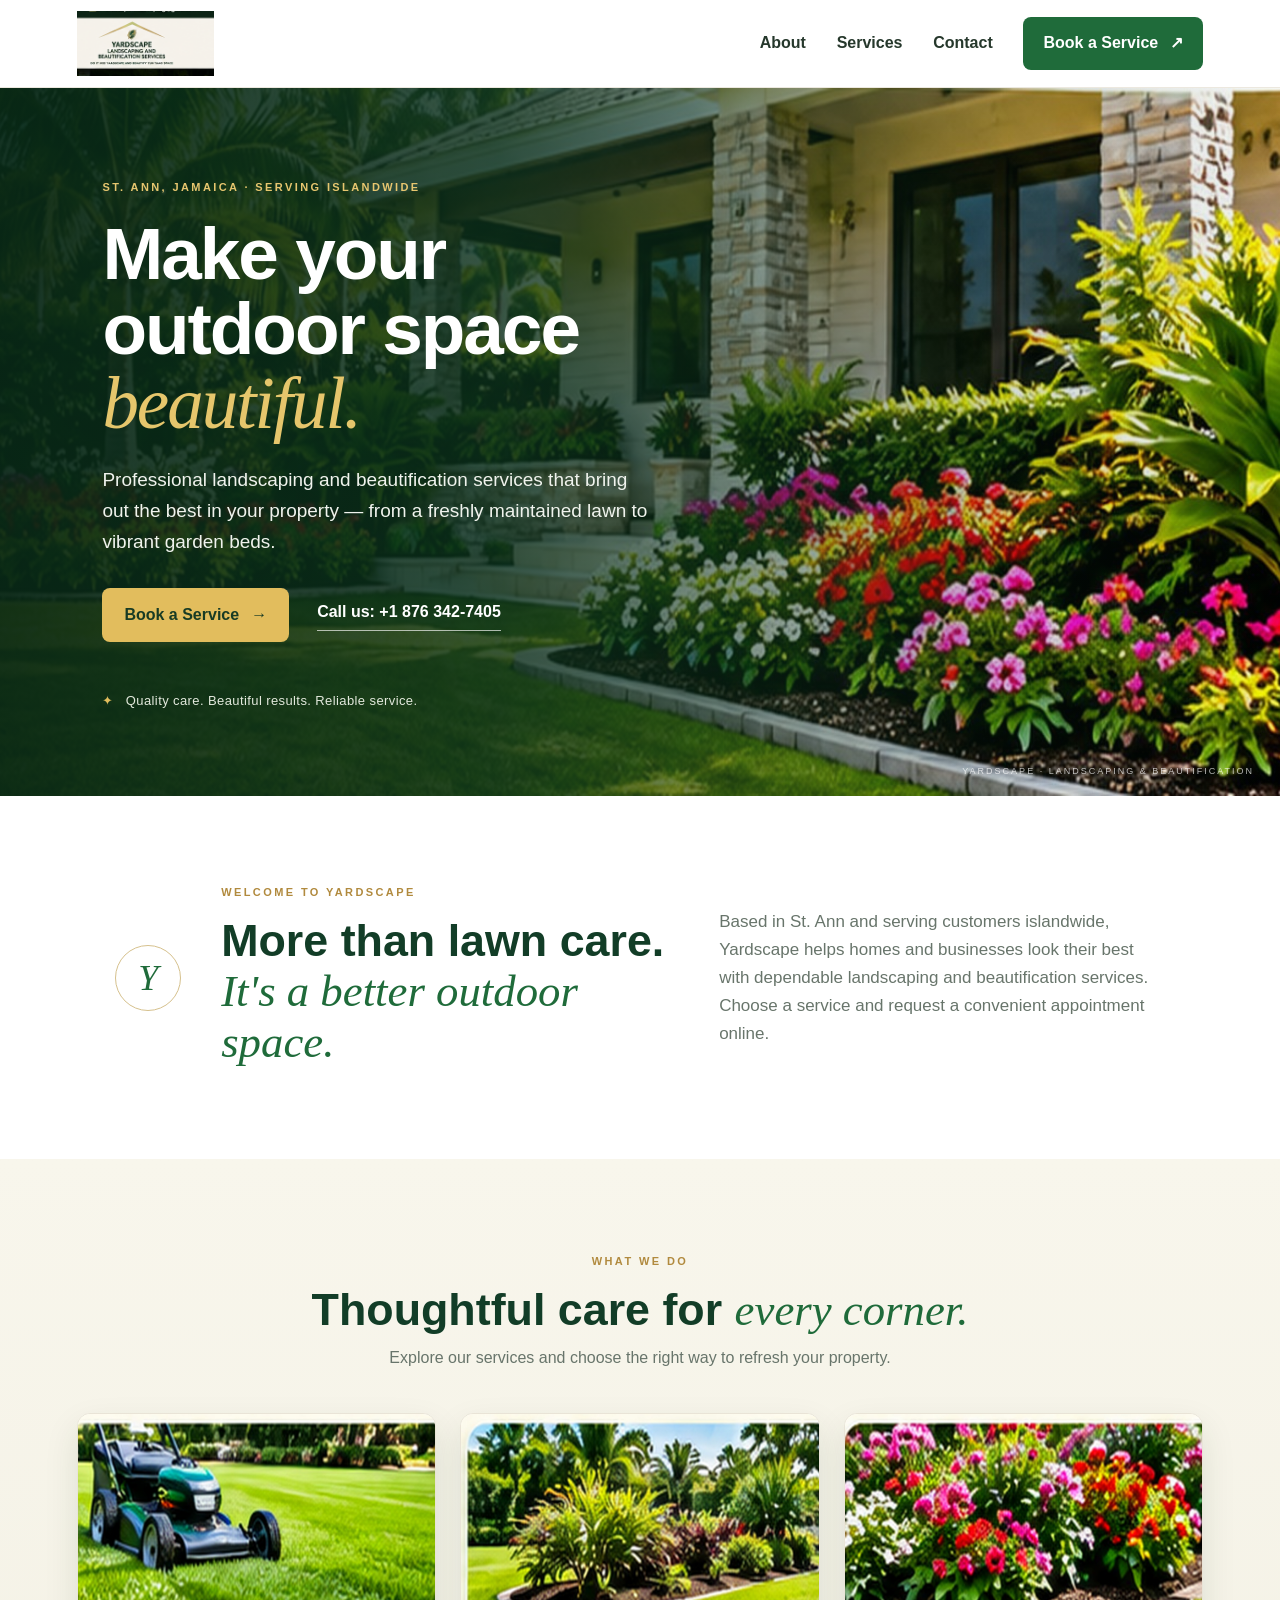
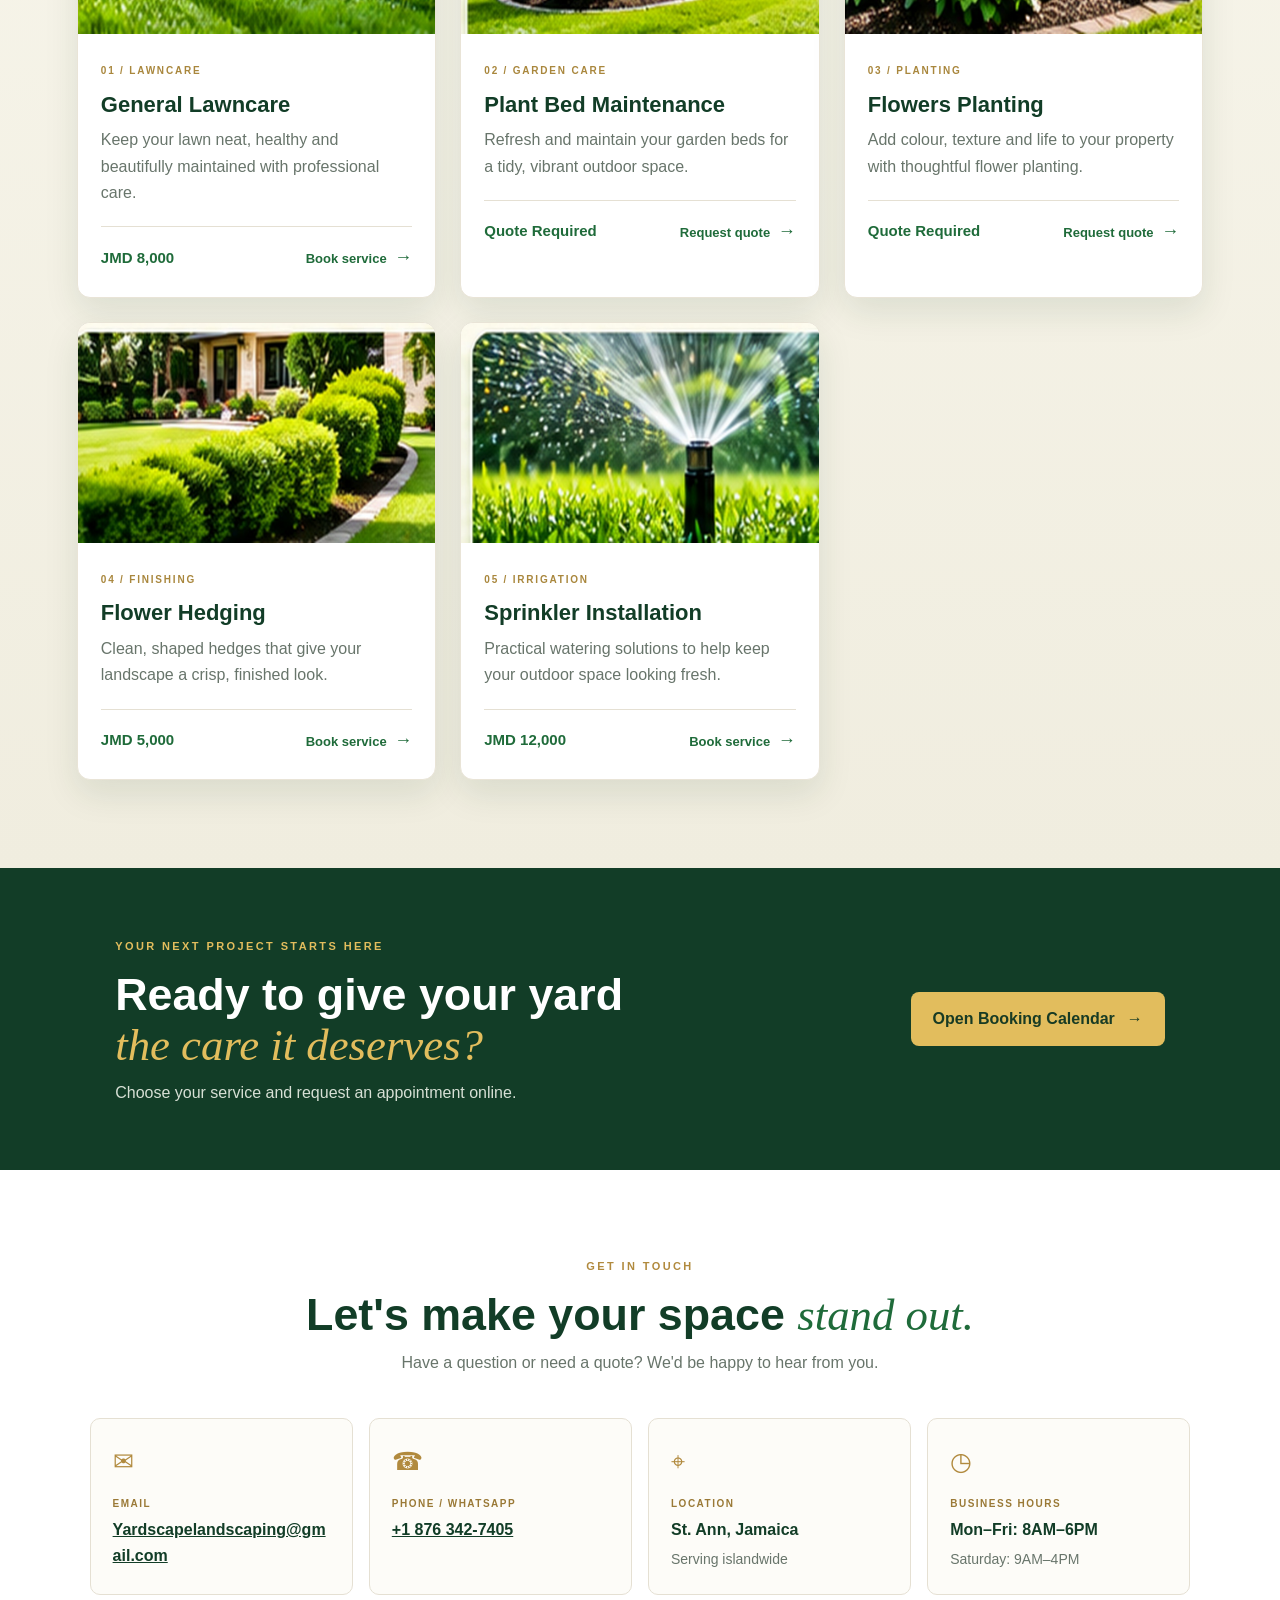
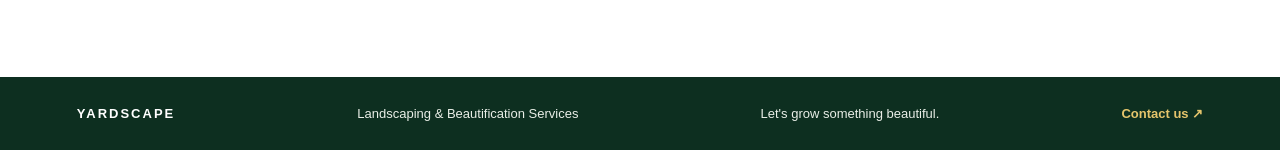
<file: index.html>
<!doctype html>
<html lang="en"><head><meta charset="utf-8"><meta name="viewport" content="width=device-width,initial-scale=1"><meta name="description" content="Yardscape Landscaping and Beautification Services — professional lawncare, planting, hedging and sprinkler services across Jamaica."><title>Yardscape | Landscaping &amp; Beautification Services</title><link rel="stylesheet" href="style.css"></head>
<body class="home-page">
<header class="site-header"><a class="brand" href="index.html" aria-label="Yardscape home"><img src="assets/yardscape-logo.png" alt="Yardscape Landscaping and Beautification Services"></a><nav aria-label="Main navigation"><a href="#about">About</a><a href="#services">Services</a><a href="#contact">Contact</a><a class="btn nav-book" href="booking.html">Book a Service <span aria-hidden="true">↗</span></a></nav></header>
<main>
<section class="hero"><div class="hero-shade"></div><div class="hero-copy"><span class="eyebrow">ST. ANN, JAMAICA · SERVING ISLANDWIDE</span><h1>Make your outdoor space <em>beautiful.</em></h1><p>Professional landscaping and beautification services that bring out the best in your property — from a freshly maintained lawn to vibrant garden beds.</p><div class="hero-actions"><a class="btn btn-gold" href="booking.html">Book a Service <span aria-hidden="true">→</span></a><a class="hero-phone" href="tel:+18763427405">Call us: +1 876 342-7405</a></div><div class="hero-note"><span>✦</span> Quality care. Beautiful results. Reliable service.</div></div><div class="hero-photo-credit">YARDSCAPE · LANDSCAPING &amp; BEAUTIFICATION</div></section>
<section id="about" class="intro-section"><div class="intro-mark">Y</div><div><span class="eyebrow">WELCOME TO YARDSCAPE</span><h2>More than lawn care.<br><em>It's a better outdoor space.</em></h2></div><p>Based in St. Ann and serving customers islandwide, Yardscape helps homes and businesses look their best with dependable landscaping and beautification services. Choose a service and request a convenient appointment online.</p></section>
<section id="services" class="services-section"><div class="section-heading"><span class="eyebrow">WHAT WE DO</span><h2>Thoughtful care for <em>every corner.</em></h2><p>Explore our services and choose the right way to refresh your property.</p></div><div class="service-grid">
<article class="service-card"><img src="assets/lawncare-pro.jpg" alt="Freshly cut green lawn with lawn mower"><div class="service-copy"><span class="service-number">01 / LAWNCARE</span><h3>General Lawncare</h3><p>Keep your lawn neat, healthy and beautifully maintained with professional care.</p><div class="service-bottom"><strong>JMD 8,000</strong><a href="booking.html">Book service <span>→</span></a></div></div></article>
<article class="service-card"><img src="assets/plant-bed-pro.jpg" alt="Beautiful tropical garden bed with healthy plants"><div class="service-copy"><span class="service-number">02 / GARDEN CARE</span><h3>Plant Bed Maintenance</h3><p>Refresh and maintain your garden beds for a tidy, vibrant outdoor space.</p><div class="service-bottom"><strong>Quote Required</strong><a href="booking.html">Request quote <span>→</span></a></div></div></article>
<article class="service-card"><img src="assets/flowers-pro.jpg" alt="Colourful tropical flowers planted in a garden"><div class="service-copy"><span class="service-number">03 / PLANTING</span><h3>Flowers Planting</h3><p>Add colour, texture and life to your property with thoughtful flower planting.</p><div class="service-bottom"><strong>Quote Required</strong><a href="booking.html">Request quote <span>→</span></a></div></div></article>
<article class="service-card"><img src="assets/hedging-pro.jpg" alt="Neatly trimmed green hedges beside a lawn"><div class="service-copy"><span class="service-number">04 / FINISHING</span><h3>Flower Hedging</h3><p>Clean, shaped hedges that give your landscape a crisp, finished look.</p><div class="service-bottom"><strong>JMD 5,000</strong><a href="booking.html">Book service <span>→</span></a></div></div></article>
<article class="service-card"><img src="assets/sprinkler-pro.jpg" alt="Garden sprinkler watering lush green grass"><div class="service-copy"><span class="service-number">05 / IRRIGATION</span><h3>Sprinkler Installation</h3><p>Practical watering solutions to help keep your outdoor space looking fresh.</p><div class="service-bottom"><strong>JMD 12,000</strong><a href="booking.html">Book service <span>→</span></a></div></div></article>
</div></section>
<section class="booking-banner"><div><span class="eyebrow">YOUR NEXT PROJECT STARTS HERE</span><h2>Ready to give your yard<br><em>the care it deserves?</em></h2><p>Choose your service and request an appointment online.</p></div><a class="btn btn-gold" href="booking.html">Open Booking Calendar <span>→</span></a></section>
<section id="contact" class="contact-section"><div class="section-heading"><span class="eyebrow">GET IN TOUCH</span><h2>Let's make your space <em>stand out.</em></h2><p>Have a question or need a quote? We'd be happy to hear from you.</p></div><div class="contact-grid"><div class="contact-item"><span class="contact-icon">✉</span><small>EMAIL</small><a href="mailto:Yardscapelandscaping@gmail.com">Yardscapelandscaping@gmail.com</a></div><div class="contact-item"><span class="contact-icon">☎</span><small>PHONE / WHATSAPP</small><a href="tel:+18763427405">+1 876 342-7405</a></div><div class="contact-item"><span class="contact-icon">⌖</span><small>LOCATION</small><strong>St. Ann, Jamaica</strong><span>Serving islandwide</span></div><div class="contact-item"><span class="contact-icon">◷</span><small>BUSINESS HOURS</small><strong>Mon–Fri: 8AM–6PM</strong><span>Saturday: 9AM–4PM</span></div></div></section>
</main><footer class="site-footer"><a href="index.html">YARDSCAPE</a><span>Landscaping &amp; Beautification Services</span><span>Let's grow something beautiful.</span><a href="mailto:Yardscapelandscaping@gmail.com">Contact us ↗</a></footer>
</body></html>
</file>
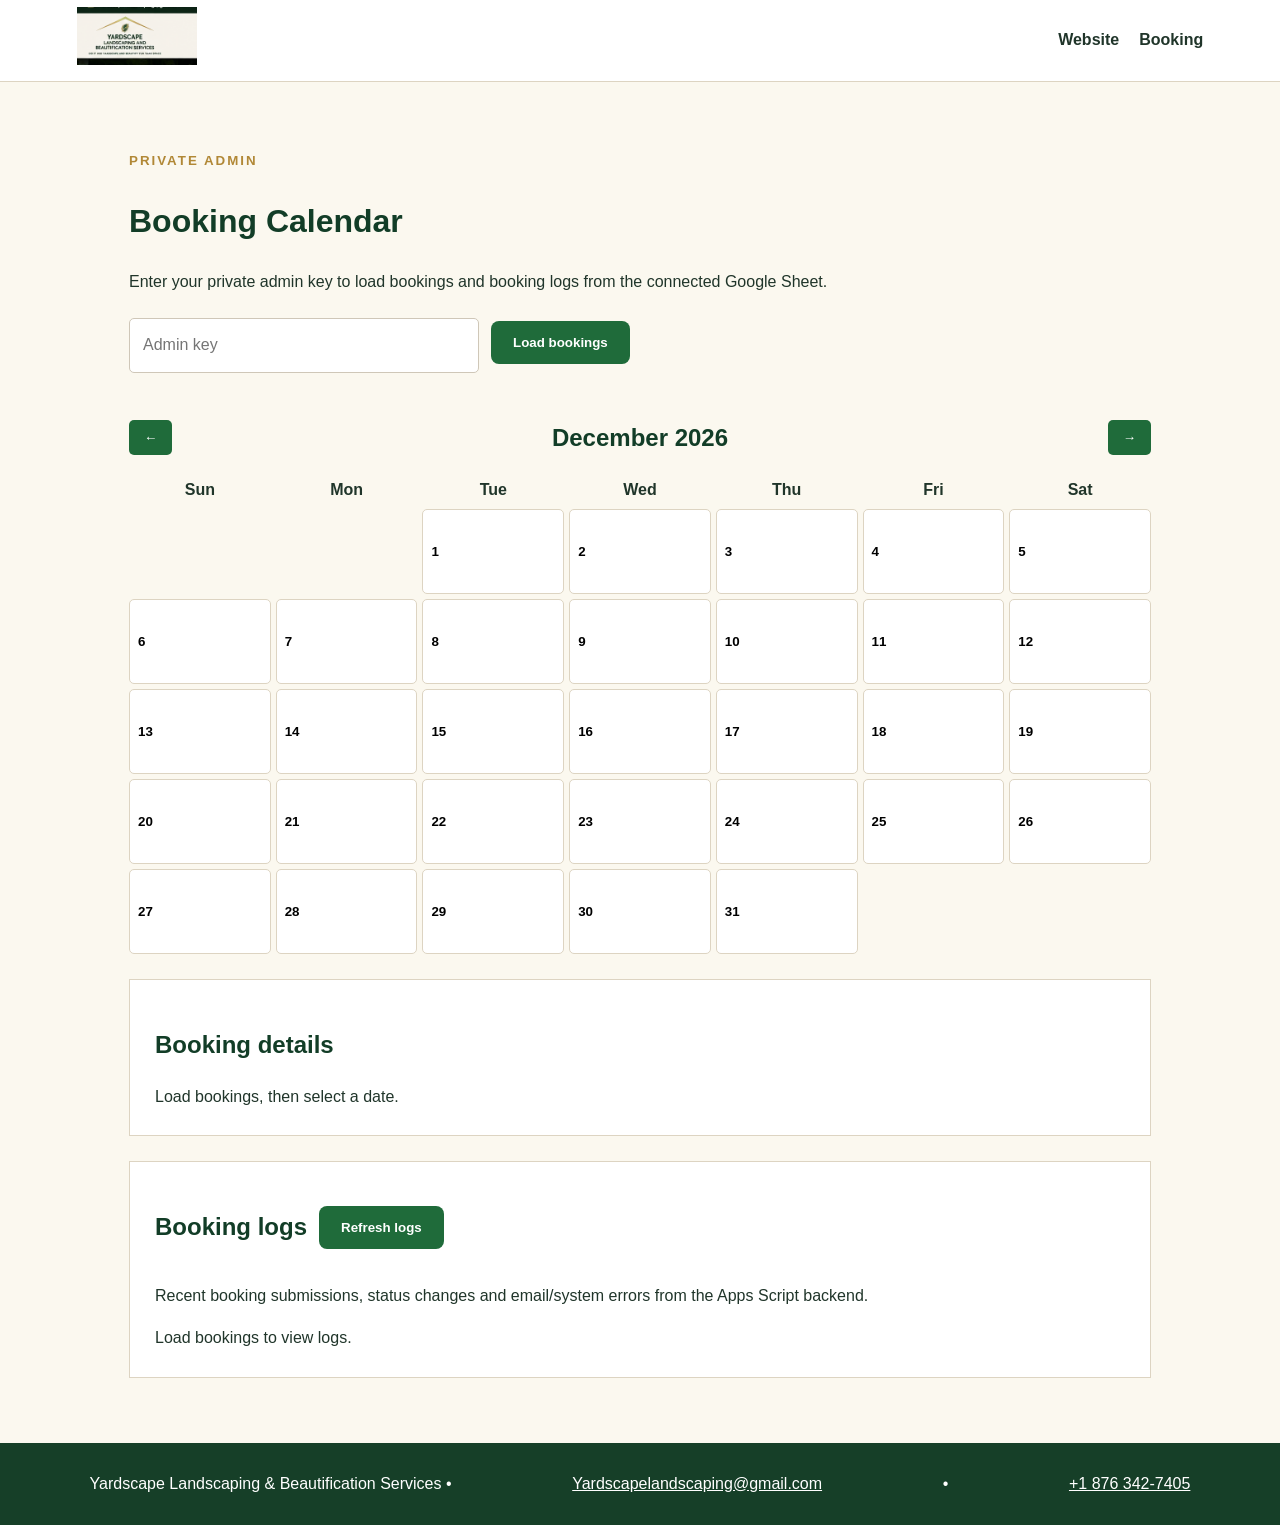
<file: admin.html>
<!doctype html><html><head><meta charset="utf-8"><meta name="viewport" content="width=device-width,initial-scale=1"><title>Yardscape Admin</title><link rel="stylesheet" href="style.css"><style>.day{position:relative}.day.booked:after{content:'×';position:absolute;right:8px;top:3px;color:#a12626;font-size:22px;font-weight:900}.day.cancelled{opacity:.65}.admin-actions{display:flex;gap:10px;flex-wrap:wrap;margin:14px 0}.details select{max-width:280px}.logs article{padding:10px;border-bottom:1px solid #ddd4c2}.statusline{display:flex;align-items:center;gap:12px;flex-wrap:wrap}.adminmsg{font-weight:800;margin:12px 0}.adminmsg.bad{color:#a12626}.adminmsg.good{color:#1f6b3a}</style></head>
<body><header><a href="index.html"><img src="assets/yardscape-logo.png" alt="Yardscape"></a><nav><a href="index.html">Website</a><a href="booking.html">Booking</a></nav></header>
<main><small>PRIVATE ADMIN</small><h1>Booking Calendar</h1><p>Enter your private admin key to load bookings and booking logs from the connected Google Sheet.</p><div class="adminbar"><input id="key" type="password" placeholder="Admin key" autocomplete="current-password"><button class="btn" id="load">Load bookings</button><span id="count"></span></div><p id="msg" class="adminmsg" aria-live="polite"></p>
<div class="calhead"><button id="prev" type="button">←</button><h2 id="month"></h2><button id="next" type="button">→</button></div><div class="week"><b>Sun</b><b>Mon</b><b>Tue</b><b>Wed</b><b>Thu</b><b>Fri</b><b>Sat</b></div><div id="grid" class="calendar"></div>
<div class="details"><h2>Booking details</h2><div id="details">Load bookings, then select a date.</div></div>
<div class="details"><div class="statusline"><h2>Booking logs</h2><button class="btn" id="loadLogs" type="button">Refresh logs</button></div><p>Recent booking submissions, status changes and email/system errors from the Apps Script backend.</p><div id="logs" class="logs">Load bookings to view logs.</div></div></main>
<footer>Yardscape Landscaping & Beautification Services • <a href="mailto:Yardscapelandscaping@gmail.com">Yardscapelandscaping@gmail.com</a> • <a href="tel:+18763427405">+1 876 342-7405</a></footer>
<script src="config.js"></script>
<script>
const API=window.YARDSCAPE_API_URL||"";let bookings=[],cur=new Date(),key="",selectedDate="";
function jp(p){if(!API||API.indexOf("PASTE_YOUR_")===0) return Promise.reject(new Error("The booking service has not been connected yet. Set the Apps Script URL in config.js."));return new Promise((resolve,reject)=>{const c="ad_"+Date.now()+"_"+Math.random().toString(36).slice(2),x=document.createElement("script");let timer;window[c]=v=>{clearTimeout(timer);delete window[c];x.remove();resolve(v)};x.onerror=()=>{clearTimeout(timer);delete window[c];x.remove();reject(new Error("Could not connect to the booking service. Check the deployed Apps Script URL and access setting."))};x.src=API+"?"+new URLSearchParams({...p,callback:c});document.body.appendChild(x);timer=setTimeout(()=>{delete window[c];x.remove();reject(new Error("Admin request timed out. Please try again."))},18000)})}
function esc(v){return String(v??"").replace(/[&<>"']/g,c=>({"&":"&amp;","<":"&lt;",">":"&gt;",'"':"&quot;","'":"&#039;"}[c]))}
function msg(text,type){const el=document.getElementById("msg");el.textContent=text;el.className="adminmsg "+(type||"")}
function active(b){return String(b.status||"").toLowerCase()!=="cancelled"}
function dateKey(y,m,d){return y+"-"+String(m+1).padStart(2,"0")+"-"+String(d).padStart(2,"0")}
function render(){const y=cur.getFullYear(),m=cur.getMonth();document.getElementById("month").textContent=cur.toLocaleString("en-US",{month:"long",year:"numeric"});const g=document.getElementById("grid");g.innerHTML="";const first=new Date(y,m,1).getDay(),days=new Date(y,m+1,0).getDate();for(let i=0;i<first;i++)g.appendChild(document.createElement("div"));for(let day=1;day<=days;day++){const k=dateKey(y,m,day),all=bookings.filter(b=>b.date===k),live=all.filter(active),c=document.createElement("button");c.type="button";c.className="day"+(live.length?" booked":"")+(all.length&&!live.length?" cancelled":"");c.innerHTML="<b>"+day+"</b>"+(live.length?"<small>× "+live.length+" active</small>":all.length?"<small>Cancelled</small>":"");c.onclick=()=>show(k);g.appendChild(c)}}
function statusOptions(current){return ["Pending Confirmation","Confirmed","Completed","Cancelled"].map(s=>'<option value="'+s+'"'+(s===current?' selected':'')+'>'+s+'</option>').join("")}
function show(k){selectedDate=k;const list=bookings.filter(b=>b.date===k);document.getElementById("details").innerHTML=list.length?list.map(b=>'<article><h3>'+esc(b.service)+'</h3><p><b>'+esc(b.date)+' at '+esc(b.time)+'</b></p><p><b>Customer:</b> '+esc(b.name)+'</p><p><b>Email:</b> '+esc(b.email)+'</p><p><b>Phone:</b> '+esc(b.phone)+'</p><p><b>Location:</b> '+esc(b.location)+'</p><p><b>Price / Quote:</b> '+esc(b.price)+'</p><p><b>Notes:</b> '+esc(b.notes||'None')+'</p><div class="statusline"><label>Booking status<select data-row="'+Number(b.row)+'" data-id="'+esc(b.id)+'" class="status-select">'+statusOptions(b.status||'Pending Confirmation')+'</select></label><button class="btn save-status" data-row="'+Number(b.row)+'" data-id="'+esc(b.id)+'" type="button">Save status</button></div><p><small>Reference: '+esc(b.id)+'</small></p></article>').join(""):'No bookings for '+esc(k)+'.';document.querySelectorAll(".save-status").forEach(btn=>btn.onclick=()=>saveStatus(btn))}
async function saveStatus(btn){const row=btn.dataset.row,id=btn.dataset.id,sel=document.querySelector('.status-select[data-row="'+row+'"][data-id="'+CSS.escape(id)+'"]');btn.disabled=true;try{const r=await jp({action:"updateStatus",key:key,row:row,id:id,status:sel.value});if(!r.ok)throw Error(r.error||"Could not update status.");msg("Booking status saved to Google Sheets.","good");await loadBookings(false);if(selectedDate)show(selectedDate);await loadLogs(false)}catch(e){msg(e.message,"bad")}finally{btn.disabled=false}}
async function loadBookings(showMessage=true){key=document.getElementById("key").value.trim();if(!key){msg("Enter your admin key first.","bad");return}try{const r=await jp({action:"admin",key:key});if(!r.ok)throw Error(r.error||"Could not load bookings.");bookings=Array.isArray(r.bookings)?r.bookings:[];document.getElementById("count").textContent=bookings.filter(active).length+" active / "+bookings.length+" total";render();if(showMessage)msg("Bookings synced from Google Sheets.","good");await loadLogs(false)}catch(e){msg(e.message,"bad")}}
async function loadLogs(showMessage=true){if(!key)key=document.getElementById("key").value.trim();if(!key){msg("Enter your admin key first.","bad");return}try{const r=await jp({action:"logs",key:key});if(!r.ok)throw Error(r.error||"Could not load logs.");const list=r.logs||[];document.getElementById("logs").innerHTML=list.length?list.slice().reverse().map(x=>'<article><b>'+esc(x.event)+'</b> — '+esc(x.timestamp)+'<p>'+esc(x.details||'')+'</p><small>'+esc(x.service||'')+' | '+esc(x.date||'')+' '+esc(x.time||'')+' | '+esc(x.email||'')+' | '+esc(x.id||'')+'</small></article>').join(""):'No log entries yet.';if(showMessage)msg("Booking logs refreshed.","good")}catch(e){document.getElementById("logs").textContent=e.message;if(showMessage)msg(e.message,"bad")}}
document.getElementById("load").onclick=()=>loadBookings(true);document.getElementById("loadLogs").onclick=()=>loadLogs(true);document.getElementById("prev").onclick=()=>{cur.setMonth(cur.getMonth()-1);render()};document.getElementById("next").onclick=()=>{cur.setMonth(cur.getMonth()+1);render()};render();
</script></body></html>
</file>
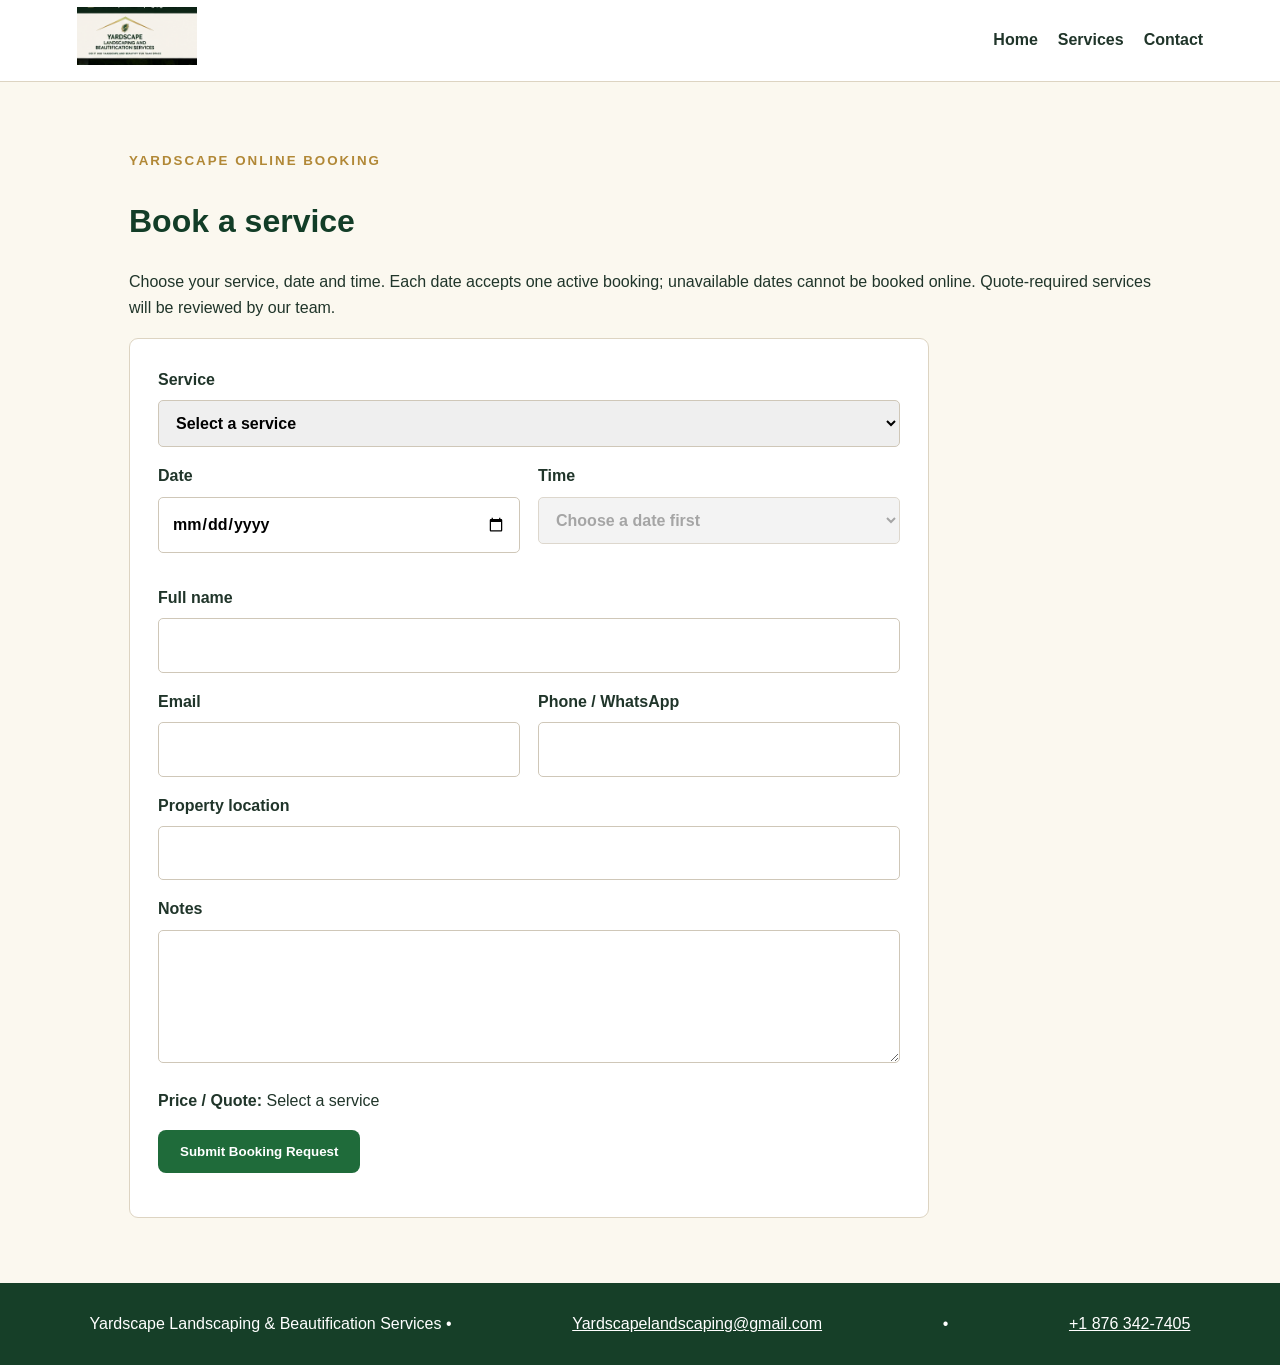
<file: booking.html>
<!doctype html>
<html><head><meta charset="utf-8"><meta name="viewport" content="width=device-width,initial-scale=1"><title>Book a Service | Yardscape</title><link rel="stylesheet" href="style.css"></head>
<body><header><a href="index.html"><img src="assets/yardscape-logo.png" alt="Yardscape"></a><nav><a href="index.html">Home</a><a href="index.html#services">Services</a><a href="index.html#contact">Contact</a></nav></header>
<main><small>YARDSCAPE ONLINE BOOKING</small><h1>Book a service</h1><p>Choose your service, date and time. Each date accepts one active booking; unavailable dates cannot be booked online. Quote-required services will be reviewed by our team.</p>
<form id="f"><label>Service<select name="service" id="s" required><option value="">Select a service</option><option value="General Lawncare" data-price="JMD 8,000">General Lawncare — JMD 8,000</option><option value="Plant Bed Maintenance" data-price="Quote Required">Plant Bed Maintenance — Quote Required</option><option value="Flowers Planting" data-price="Quote Required">Flowers Planting — Quote Required</option><option value="Hedging" data-price="JMD 5,000">Hedging — JMD 5,000</option><option value="Sprinkler Installation" data-price="JMD 12,000">Sprinkler Installation — JMD 12,000</option></select></label>
<div class="two"><label>Date<input id="d" name="date" type="date" required></label><label>Time<select id="t" name="time" required disabled><option value="">Choose a date first</option></select></label></div><p id="avail" aria-live="polite"></p>
<label>Full name<input name="name" autocomplete="name" required maxlength="120"></label><div class="two"><label>Email<input name="email" type="email" autocomplete="email" required maxlength="200"></label><label>Phone / WhatsApp<input name="phone" autocomplete="tel" required maxlength="60"></label></div>
<label>Property location<input name="location" autocomplete="street-address" required maxlength="250"></label><label>Notes<textarea name="notes" rows="4" maxlength="2000"></textarea></label>
<p><b>Price / Quote:</b> <span id="price">Select a service</span></p><button class="btn" id="submit" type="submit">Submit Booking Request</button><p id="msg" aria-live="polite"></p></form></main>
<footer>Yardscape Landscaping & Beautification Services • <a href="mailto:Yardscapelandscaping@gmail.com">Yardscapelandscaping@gmail.com</a> • <a href="tel:+18763427405">+1 876 342-7405</a></footer>
<script src="config.js"></script>
<script>
const API=window.YARDSCAPE_API_URL||"";
const f=document.getElementById("f"),s=document.getElementById("s"),d=document.getElementById("d"),t=document.getElementById("t"),msg=document.getElementById("msg"),av=document.getElementById("avail"),submit=document.getElementById("submit");
function localDateKey(date){return date.getFullYear()+"-"+String(date.getMonth()+1).padStart(2,"0")+"-"+String(date.getDate()).padStart(2,"0")}
d.min=localDateKey(new Date());
/* Talks to the Google Apps Script booking service.
   Preferred: fetch() WITHOUT cookies, so Google treats every visitor as anonymous (fixes the
   "Sorry, unable to open the file" error for people signed in to several Google accounts).
   Fallback: the older <script> method, used only if fetch() is blocked and only decided on a
   harmless availability check, so a booking is never sent twice. */
let mode=null;
const ERR_CONNECT="Could not connect to the booking service. Please contact Yardscape by phone or email.";
function parseReply(text){const m=String(text).trim().match(/^[^({]*\(([\s\S]*)\)\s*;?\s*$/);return JSON.parse(m?m[1]:text)}
function viaFetch(url){const ctl=new AbortController(),timer=setTimeout(()=>ctl.abort(),18000);return fetch(url,{credentials:"omit",redirect:"follow",signal:ctl.signal}).then(r=>{if(!r.ok)throw new Error("http "+r.status);return r.text()}).then(parseReply).finally(()=>clearTimeout(timer))}
function viaScript(url,c){return new Promise((resolve,reject)=>{const x=document.createElement("script");let timer;window[c]=v=>{clearTimeout(timer);delete window[c];x.remove();resolve(v)};x.onerror=()=>{clearTimeout(timer);delete window[c];x.remove();reject(new Error(ERR_CONNECT))};x.src=url;document.body.appendChild(x);timer=setTimeout(()=>{delete window[c];x.remove();reject(new Error("The booking service timed out. Please try again."))},18000)})}
function jp(p){
  if(!API||API.indexOf("PASTE_YOUR_")===0) return Promise.reject(new Error("The booking service has not been connected yet. Please contact Yardscape by phone or email."));
  const c="ys_"+Date.now()+"_"+Math.random().toString(36).slice(2),url=API+"?"+new URLSearchParams({...p,callback:c});
  if(mode==="script") return viaScript(url,c);
  if(mode==="fetch"||p.action==="book") return viaFetch(url).catch(()=>{throw new Error(ERR_CONNECT)});
  return viaFetch(url).then(v=>{mode="fetch";return v},()=>{mode="script";return viaScript(url,c)});
}
function buildTimes(){t.innerHTML='<option value="">Select time</option>';const day=new Date(d.value+"T12:00:00").getDay();if(day===0){t.disabled=true;return}const start=day===6?9:8,end=day===6?16:18;for(let h=start;h<end;h++){for(const m of [0,30]){if(h===end-1&&m===30)continue;const o=document.createElement("option");o.value=String(h).padStart(2,"0")+":"+String(m).padStart(2,"0");o.textContent=o.value;t.appendChild(o)}}t.disabled=false}
async function checkDate(){t.disabled=true;t.innerHTML='<option value="">Checking date…</option>';av.textContent="Checking date availability…";av.className="";submit.disabled=true;if(!d.value){t.innerHTML='<option value="">Choose a date first</option>';av.textContent="";return}const day=new Date(d.value+"T12:00:00").getDay();if(day===0){t.innerHTML='<option value="">Closed Sundays</option>';av.textContent="Yardscape is closed on Sundays. Please choose another date.";av.className="bad";return}try{const r=await jp({action:"availability",date:d.value});if(!r.ok)throw Error(r.error||"Could not check availability.");if(r.dateBooked){t.innerHTML='<option value="">Date unavailable</option>';av.textContent="This date already has a booking and is unavailable. Please choose another date.";av.className="bad";return}buildTimes();av.textContent="This date is available. Choose a time below.";av.className="good";submit.disabled=false}catch(e){t.innerHTML='<option value="">Availability unavailable</option>';av.textContent=e.message;av.className="bad"}}
s.onchange=()=>{document.getElementById("price").textContent=s.selectedOptions[0].dataset.price||"Select a service"};d.onchange=()=>{t.value="";checkDate()};t.onchange=async()=>{if(!d.value||!t.value)return;submit.disabled=true;av.textContent="Checking selected time…";try{const r=await jp({action:"availability",date:d.value,time:t.value});if(!r.ok)throw Error(r.error||"Availability check failed.");if(r.booked){av.textContent="This date is no longer available. Please choose another date.";av.className="bad";t.value="";submit.disabled=true}else{av.textContent="Selected date and time are available. Availability will be checked again when you submit.";av.className="good";submit.disabled=false}}catch(e){av.textContent=e.message;av.className="bad";submit.disabled=true}};
f.onsubmit=async e=>{e.preventDefault();if(!f.reportValidity())return;if(!d.value||!t.value){msg.textContent="Choose an available date and time.";msg.className="bad";return}msg.textContent="Submitting your request…";msg.className="";submit.disabled=true;const q=Object.fromEntries(new FormData(f));q.action="book";q.price=s.selectedOptions[0].dataset.price||"Quote Required";try{const r=await jp(q);if(!r.ok)throw Error(r.error||"Booking could not be completed.");msg.textContent="Booking request received. Your reference is "+r.id+". Your appointment is pending confirmation."+(r.emailSent===false?" Your request was saved, but an email notification could not be sent; Yardscape will follow up.":" Check your email for confirmation.");msg.className="good";f.reset();document.getElementById("price").textContent="Select a service";t.disabled=true;t.innerHTML='<option value="">Choose a date first</option>';av.textContent="";submit.disabled=false;d.min=localDateKey(new Date())}catch(e){msg.textContent=e.message;msg.className="bad";submit.disabled=false}};
</script></body></html>
</file>
<file: style.css>
/* Yardscape refreshed visual system. Booking and admin layouts remain supported below. */
:root{--forest:#123d27;--green:#1f6b3a;--leaf:#79a942;--gold:#d5aa4d;--cream:#fbf8ef;--ink:#20352a;--muted:#68756b;--line:#e5e0d3;--white:#fff;--shadow:0 14px 34px rgba(24,55,34,.10)}
*{box-sizing:border-box}html{scroll-behavior:smooth}body{margin:0;background:var(--cream);color:var(--ink);font:16px/1.65 Arial,Helvetica,sans-serif}a{color:inherit}img{max-width:100%}
.site-header{height:88px;background:#fff;display:flex;align-items:center;justify-content:space-between;padding:10px clamp(22px,6vw,100px);border-bottom:1px solid #ece8df;position:relative;z-index:5}.brand{display:flex;align-items:center}.site-header .brand img{height:66px;width:auto;max-width:270px;object-fit:contain}.site-header nav{display:flex;align-items:center;gap:clamp(16px,2.4vw,36px)}.site-header nav a{text-decoration:none;font-weight:700;color:#26382c}.site-header nav a:not(.btn):hover{color:var(--green)}.btn{display:inline-flex;align-items:center;justify-content:center;gap:12px;background:var(--green);color:white!important;border:0;border-radius:8px;padding:14px 22px;text-decoration:none;font-weight:800;cursor:pointer;transition:transform .2s,background .2s}.btn:hover{background:var(--forest);transform:translateY(-2px)}.nav-book{padding:13px 20px}
.home-page .hero{min-height:590px;position:relative;display:flex;align-items:center;overflow:hidden;background:#163b25 url('assets/hero-garden.jpg') center 54%/cover no-repeat;color:white}.hero-shade{position:absolute;inset:0;background:linear-gradient(90deg,rgba(8,39,22,.94) 0%,rgba(11,48,27,.82) 39%,rgba(11,48,27,.18) 78%,rgba(11,48,27,.04) 100%)}.hero-copy{position:relative;z-index:1;width:min(760px,68%);padding:85px clamp(28px,8vw,132px)}.eyebrow{display:inline-block;color:#b18a3e;font-size:11px;letter-spacing:2.4px;font-weight:900}.hero .eyebrow{color:#e7c66f}.hero h1{font-size:clamp(44px,5.7vw,76px);line-height:1.02;letter-spacing:-2px;margin:18px 0 22px;color:#fff;max-width:740px}.hero h1 em,.intro-section h2 em,.section-heading h2 em,.booking-banner h2 em{font-family:Georgia,serif;font-weight:400;color:#e6c66c}.hero-copy>p{font-size:19px;line-height:1.65;max-width:590px;color:#f0f3ed}.hero-actions{display:flex;align-items:center;gap:28px;flex-wrap:wrap;margin-top:30px}.btn-gold{background:#e2bd5d;color:#183b24!important}.btn-gold:hover{background:#f0cf76}.hero-phone{font-weight:800;text-decoration:none;border-bottom:1px solid rgba(255,255,255,.65);padding-bottom:4px}.hero-note{margin-top:48px;color:#e3e9dd;font-size:13px;letter-spacing:.4px}.hero-note span{color:#e2bd5d;margin-right:8px}.hero-photo-credit{position:absolute;right:26px;bottom:18px;font-size:9px;letter-spacing:2px;color:rgba(255,255,255,.7)}
.intro-section{padding:82px clamp(24px,9vw,145px);display:grid;grid-template-columns:76px 1.05fr 1fr;gap:30px;align-items:center;background:#fff}.intro-mark{width:66px;height:66px;border:1px solid #d6c18d;border-radius:50%;display:grid;place-items:center;color:var(--green);font:italic 36px Georgia}.intro-section h2,.section-heading h2,.booking-banner h2{font-size:clamp(32px,3.5vw,48px);line-height:1.12;color:var(--forest);margin:10px 0}.intro-section h2 em,.section-heading h2 em{color:var(--green)}.intro-section>p{color:var(--muted);font-size:17px;max-width:550px;margin:0}
.services-section{padding:88px clamp(22px,6vw,96px);background:linear-gradient(180deg,#f8f6ec,#f0eddf)}.section-heading{text-align:center;max-width:720px;margin:0 auto 42px}.section-heading>p{color:var(--muted);margin:10px 0 0}.service-grid{display:grid;grid-template-columns:repeat(3,minmax(0,1fr));gap:24px;max-width:1300px;margin:auto}.service-card{background:#fff;border:1px solid #e9e4d7;border-radius:13px;overflow:hidden;box-shadow:var(--shadow);transition:transform .22s,box-shadow .22s}.service-card:hover{transform:translateY(-5px);box-shadow:0 18px 42px rgba(24,55,34,.15)}.service-card>img{display:block;width:100%;height:220px;object-fit:cover}.service-copy{padding:22px 23px 24px}.service-number{font-size:10px;letter-spacing:1.8px;font-weight:900;color:#a9873d}.service-copy h3{font-size:22px;line-height:1.2;color:var(--forest);margin:9px 0}.service-copy p{color:var(--muted);min-height:52px;margin:0 0 20px}.service-bottom{border-top:1px solid var(--line);padding-top:16px;display:flex;align-items:center;justify-content:space-between;gap:12px}.service-bottom strong{color:var(--green);font-size:15px}.service-bottom a{color:var(--green);font-weight:800;text-decoration:none;font-size:13px}.service-bottom a span{font-size:18px;margin-left:4px}
.booking-banner{margin:0;padding:64px clamp(25px,9vw,140px);background:var(--forest);color:white;display:flex;align-items:center;justify-content:space-between;gap:28px}.booking-banner .eyebrow{color:#e2bd5d}.booking-banner h2{color:white}.booking-banner h2 em{color:#e2bd5d}.booking-banner p{color:#d7e0d5;margin:0}.contact-section{padding:82px clamp(22px,7vw,110px);background:#fff}.contact-grid{display:grid;grid-template-columns:repeat(4,1fr);gap:16px;max-width:1250px;margin:0 auto}.contact-item{border:1px solid var(--line);border-radius:10px;padding:22px;background:#fdfcf8;display:flex;flex-direction:column;gap:5px;min-width:0}.contact-icon{font-size:25px;color:#b18a3e;margin-bottom:8px}.contact-item small{font-size:10px;letter-spacing:1.5px;color:#9a7936;font-weight:900}.contact-item a,.contact-item strong{color:var(--forest);font-weight:800;overflow-wrap:anywhere}.contact-item span:last-child{color:var(--muted);font-size:14px}.site-footer{background:#0d2f20;color:#e9eee7;padding:26px clamp(22px,6vw,96px);display:flex;align-items:center;justify-content:space-between;gap:15px;font-size:13px}.site-footer a:first-child{font-weight:900;letter-spacing:2px;color:#fff;text-decoration:none}.site-footer a:last-child{color:#e5c56c;text-decoration:none;font-weight:800}
/* Shared booking/admin styles */
main:not(.home-page main){max-width:1150px;margin:auto;padding:65px 5%}body:not(.home-page) header{height:82px;background:#fff;border-bottom:1px solid #ddd4c2;display:flex;align-items:center;justify-content:space-between;padding:10px 6%}body:not(.home-page) header img{height:58px;max-width:260px;object-fit:contain}body:not(.home-page) nav{display:flex;gap:20px;align-items:center}body:not(.home-page) nav a{text-decoration:none;font-weight:700}body:not(.home-page) small{letter-spacing:2px;color:#b18836;font-weight:900}body:not(.home-page) h1,body:not(.home-page) h2{color:var(--forest)}form{background:white;border:1px solid #ddd4c2;border-radius:9px;padding:28px;max-width:800px}label{display:block;font-weight:800;margin-bottom:16px}input,select,textarea{width:100%;padding:13px;margin-top:7px;border:1px solid #cfc7b8;border-radius:5px;font:inherit}.two{display:grid;grid-template-columns:1fr 1fr;gap:18px}.good{color:#1f6b3a;font-weight:800}.bad{color:#a12626;font-weight:800}.adminbar{display:flex;gap:12px;align-items:center;margin-bottom:25px}.adminbar input{max-width:350px}.calhead{display:flex;align-items:center;justify-content:space-between}.calhead button{background:#1f6b3a;color:white;border:0;padding:10px 15px;border-radius:5px}.week,.calendar{display:grid;grid-template-columns:repeat(7,1fr);gap:5px}.week{text-align:center;margin-bottom:5px}.day{min-height:85px;background:#fff;border:1px solid #ddd4c2;border-radius:5px;text-align:left;padding:8px;cursor:pointer}.day.booked{background:#e7f2e9;border:2px solid #1f6b3a}.day small{display:block;color:#1f6b3a}.details{margin-top:25px;background:white;border:1px solid #ddd4c2;padding:25px}.details article{border-left:5px solid #1f6b3a;background:#f5f7f5;padding:15px;margin-bottom:12px}body:not(.home-page) footer{padding:28px 7%;background:#163f28;color:white;display:flex;justify-content:space-between;gap:15px}body:not(.home-page) footer a{color:white}
@media(max-width:900px){.intro-section{grid-template-columns:60px 1fr}.intro-section>p{grid-column:2}.service-grid{grid-template-columns:repeat(2,minmax(0,1fr))}.contact-grid{grid-template-columns:repeat(2,1fr)}.hero-copy{width:82%}}
@media(max-width:620px){.site-header{height:auto;min-height:78px;align-items:flex-start;flex-direction:column;gap:10px;padding:12px 20px}.site-header .brand img{height:54px}.site-header nav{width:100%;gap:15px;flex-wrap:wrap;font-size:14px}.site-header .nav-book{margin-left:auto;padding:10px 13px}.home-page .hero{min-height:600px;background-position:62% center}.hero-shade{background:linear-gradient(90deg,rgba(8,39,22,.92),rgba(8,39,22,.56))}.hero-copy{width:100%;padding:70px 24px}.hero h1{font-size:46px;letter-spacing:-1px}.hero-copy>p{font-size:16px}.hero-actions{gap:18px}.intro-section{padding:55px 24px;grid-template-columns:1fr;gap:12px}.intro-mark{width:48px;height:48px;font-size:27px}.intro-section>p{grid-column:auto}.services-section,.contact-section{padding:58px 20px}.service-grid{grid-template-columns:1fr}.service-card>img{height:220px}.booking-banner{padding:52px 24px;align-items:flex-start;flex-direction:column}.contact-grid{grid-template-columns:1fr}.site-footer{align-items:flex-start;flex-direction:column}.two{grid-template-columns:1fr}body:not(.home-page) header{height:auto;flex-direction:column;gap:12px;align-items:flex-start}body:not(.home-page) nav{flex-wrap:wrap}body:not(.home-page) footer{flex-direction:column;gap:10px}.adminbar{flex-direction:column;align-items:stretch}.adminbar input{max-width:none}}
</file>
